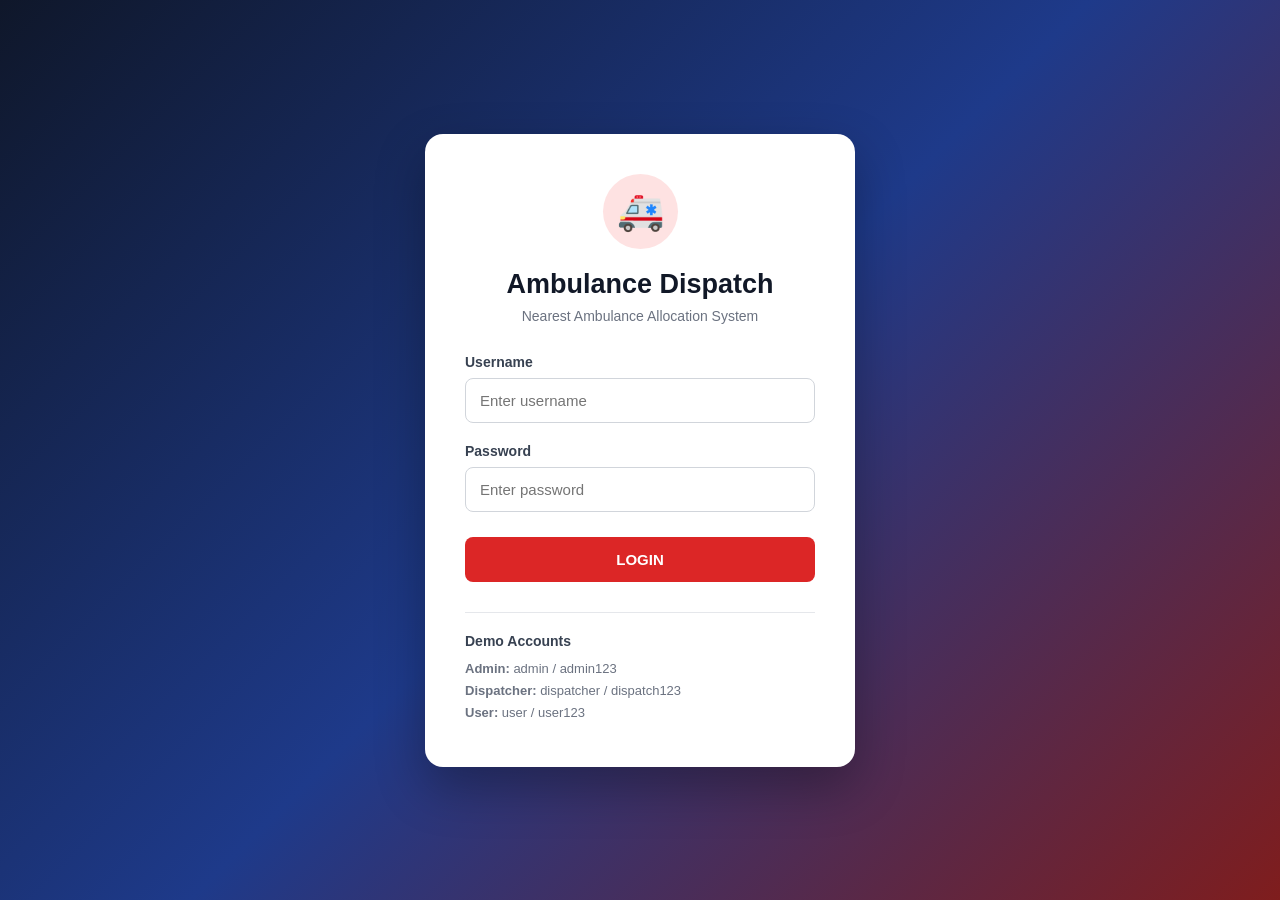
<file: src/main/resources/static/login.html>
<!DOCTYPE html>
<html lang="en">

<head>

    <meta charset="UTF-8">

    <meta name="viewport"
          content="width=device-width, initial-scale=1.0">

    <title>Login - Ambulance Dispatch</title>

    <link rel="stylesheet"
          href="login.css">

</head>

<body>

<div class="login-container">

    <div class="login-card">

        <div class="logo">
            🚑
        </div>

        <h1>Ambulance Dispatch</h1>

        <p class="subtitle">
            Nearest Ambulance Allocation System
        </p>

        <form id="loginForm">

            <div class="form-group">

                <label for="username">
                    Username
                </label>

                <input
                        type="text"
                        id="username"
                        placeholder="Enter username"
                        autocomplete="username"
                        required>

            </div>

            <div class="form-group">

                <label for="password">
                    Password
                </label>

                <input
                        type="password"
                        id="password"
                        placeholder="Enter password"
                        autocomplete="current-password"
                        required>

            </div>

            <button
                    type="submit"
                    id="loginButton">

                LOGIN

            </button>

        </form>

        <div
                id="loginMessage"
                class="login-message hidden">
        </div>

        <div class="demo-users">

            <h3>Demo Accounts</h3>

            <p>
                <strong>Admin:</strong>
                admin / admin123
            </p>

            <p>
                <strong>Dispatcher:</strong>
                dispatcher / dispatch123
            </p>

            <p>
                <strong>User:</strong>
                user / user123
            </p>

        </div>

    </div>

</div>

<script src="login.js"></script>

</body>

</html>
</file>
<file: src/main/resources/static/login.css>
* {
    box-sizing: border-box;
    margin: 0;
    padding: 0;
}

body {
    font-family: Arial, Helvetica, sans-serif;
    min-height: 100vh;

    display: flex;
    justify-content: center;
    align-items: center;

    background:
        linear-gradient(
            135deg,
            #0f172a,
            #1e3a8a,
            #7f1d1d
        );

    padding: 20px;
}

.login-container {
    width: 100%;
    max-width: 430px;
}

.login-card {
    background: white;

    border-radius: 18px;

    padding: 40px;

    box-shadow:
        0 20px 50px
        rgba(0, 0, 0, 0.3);
}

.logo {
    width: 75px;
    height: 75px;

    margin: 0 auto 20px;

    border-radius: 50%;

    display: flex;
    align-items: center;
    justify-content: center;

    background: #fee2e2;

    font-size: 38px;
}

h1 {
    text-align: center;

    color: #111827;

    font-size: 27px;

    margin-bottom: 8px;
}

.subtitle {
    text-align: center;

    color: #6b7280;

    font-size: 14px;

    margin-bottom: 30px;
}

.form-group {
    margin-bottom: 20px;
}

label {
    display: block;

    font-size: 14px;

    font-weight: bold;

    color: #374151;

    margin-bottom: 8px;
}

input {
    width: 100%;

    padding: 13px 14px;

    border: 1px solid #d1d5db;

    border-radius: 8px;

    font-size: 15px;

    outline: none;

    transition: border 0.2s;
}

input:focus {
    border-color: #2563eb;

    box-shadow:
        0 0 0 3px
        rgba(37, 99, 235, 0.1);
}

#loginButton {
    width: 100%;

    border: none;

    padding: 14px;

    border-radius: 8px;

    background: #dc2626;

    color: white;

    font-size: 15px;

    font-weight: bold;

    cursor: pointer;

    margin-top: 5px;
}

#loginButton:hover {
    background: #b91c1c;
}

#loginButton:disabled {
    background: #9ca3af;

    cursor: not-allowed;
}

.login-message {
    margin-top: 18px;

    padding: 12px;

    border-radius: 8px;

    font-size: 14px;

    text-align: center;
}

.login-message.success {
    background: #dcfce7;

    color: #166534;
}

.login-message.error {
    background: #fee2e2;

    color: #991b1b;
}

.hidden {
    display: none;
}

.demo-users {
    margin-top: 30px;

    padding-top: 20px;

    border-top: 1px solid #e5e7eb;
}

.demo-users h3 {
    font-size: 14px;

    color: #374151;

    margin-bottom: 12px;
}

.demo-users p {
    font-size: 13px;

    color: #6b7280;

    margin-bottom: 7px;
}

@media (max-width: 500px) {

    .login-card {
        padding: 30px 22px;
    }

    h1 {
        font-size: 23px;
    }
}
</file>
